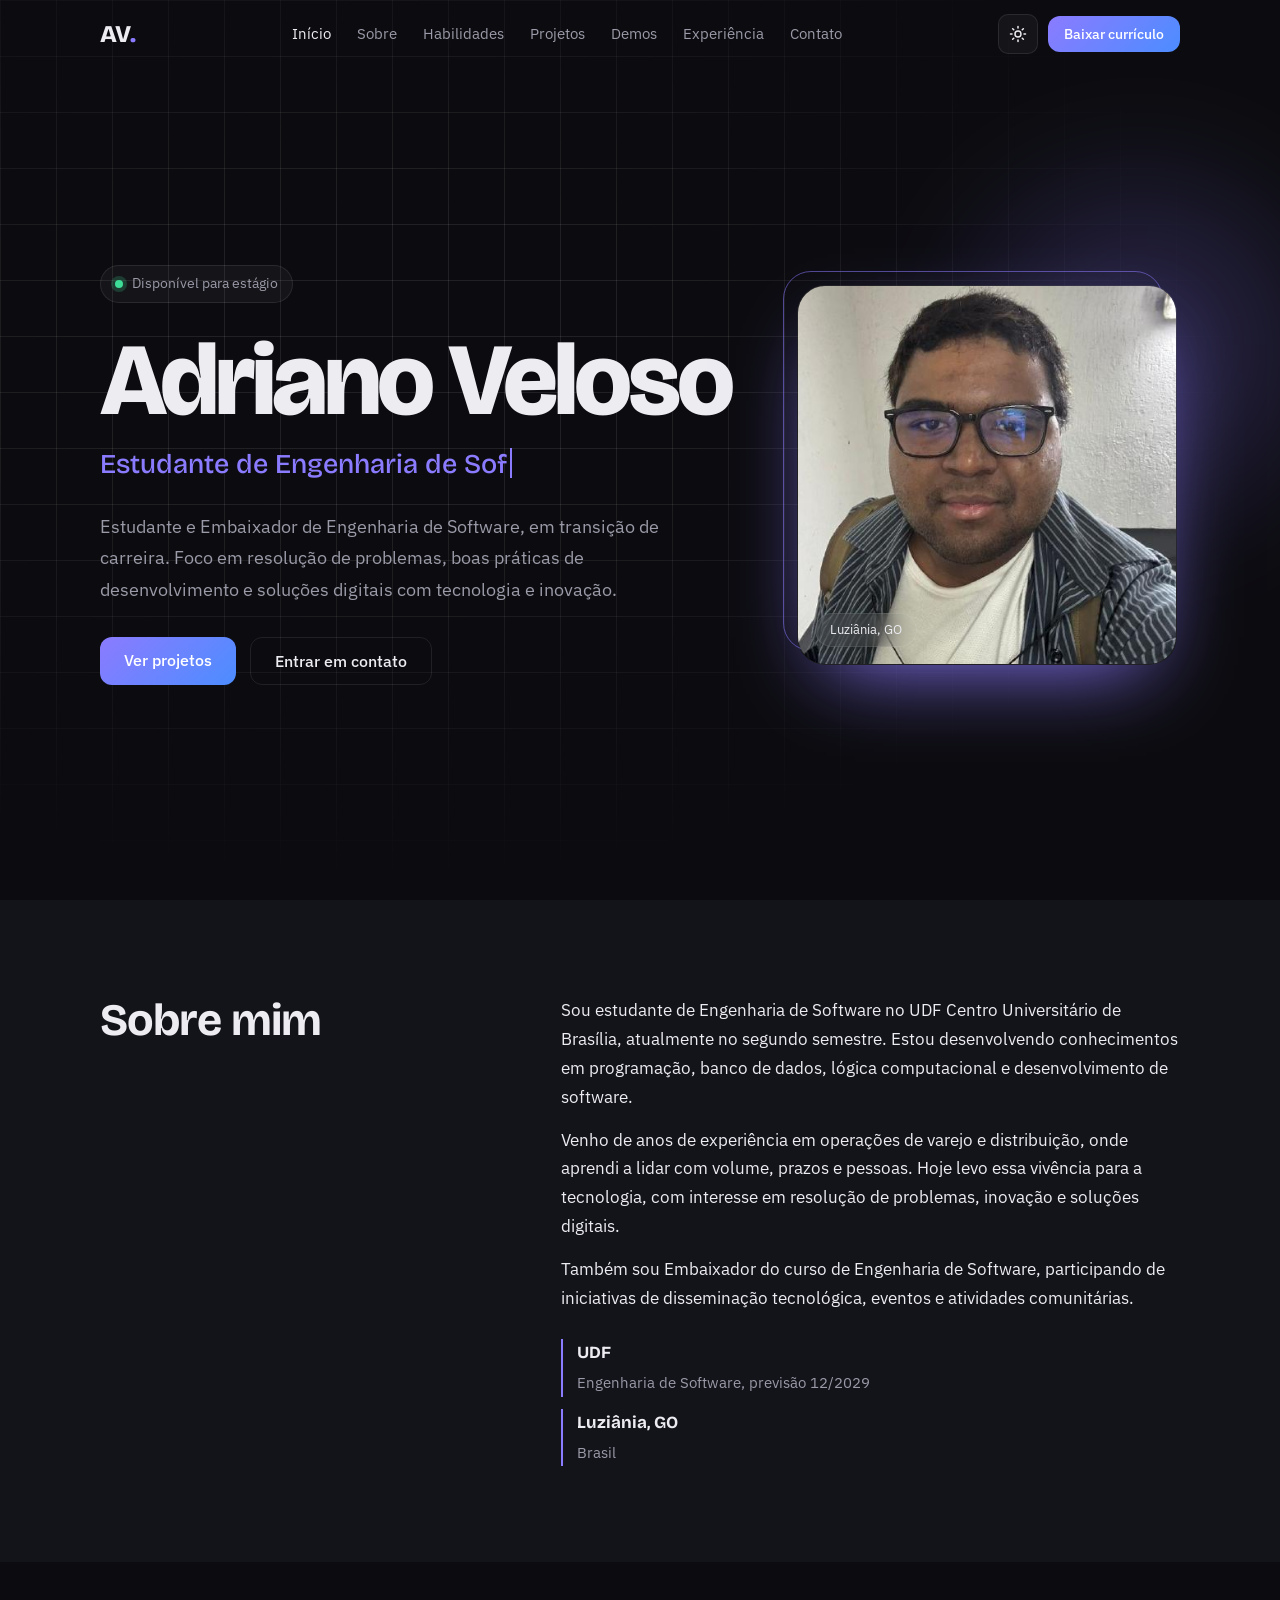
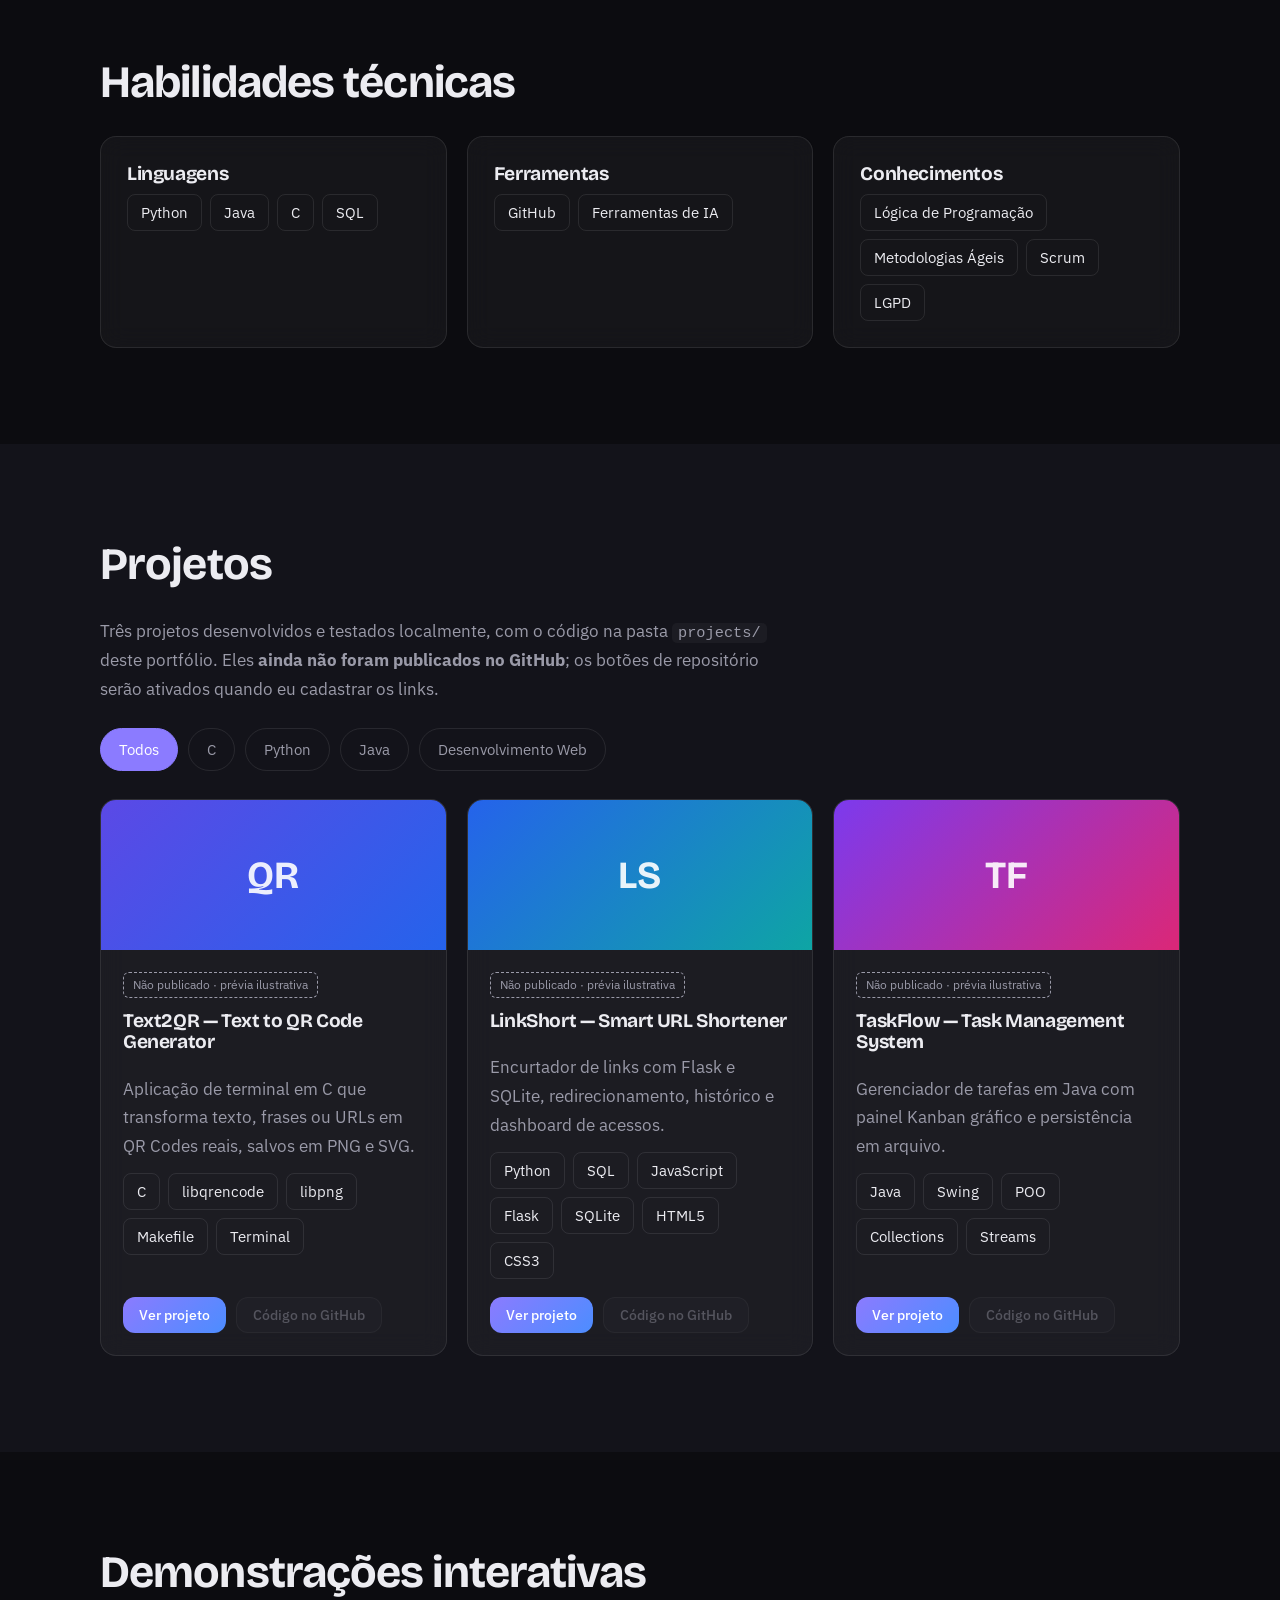
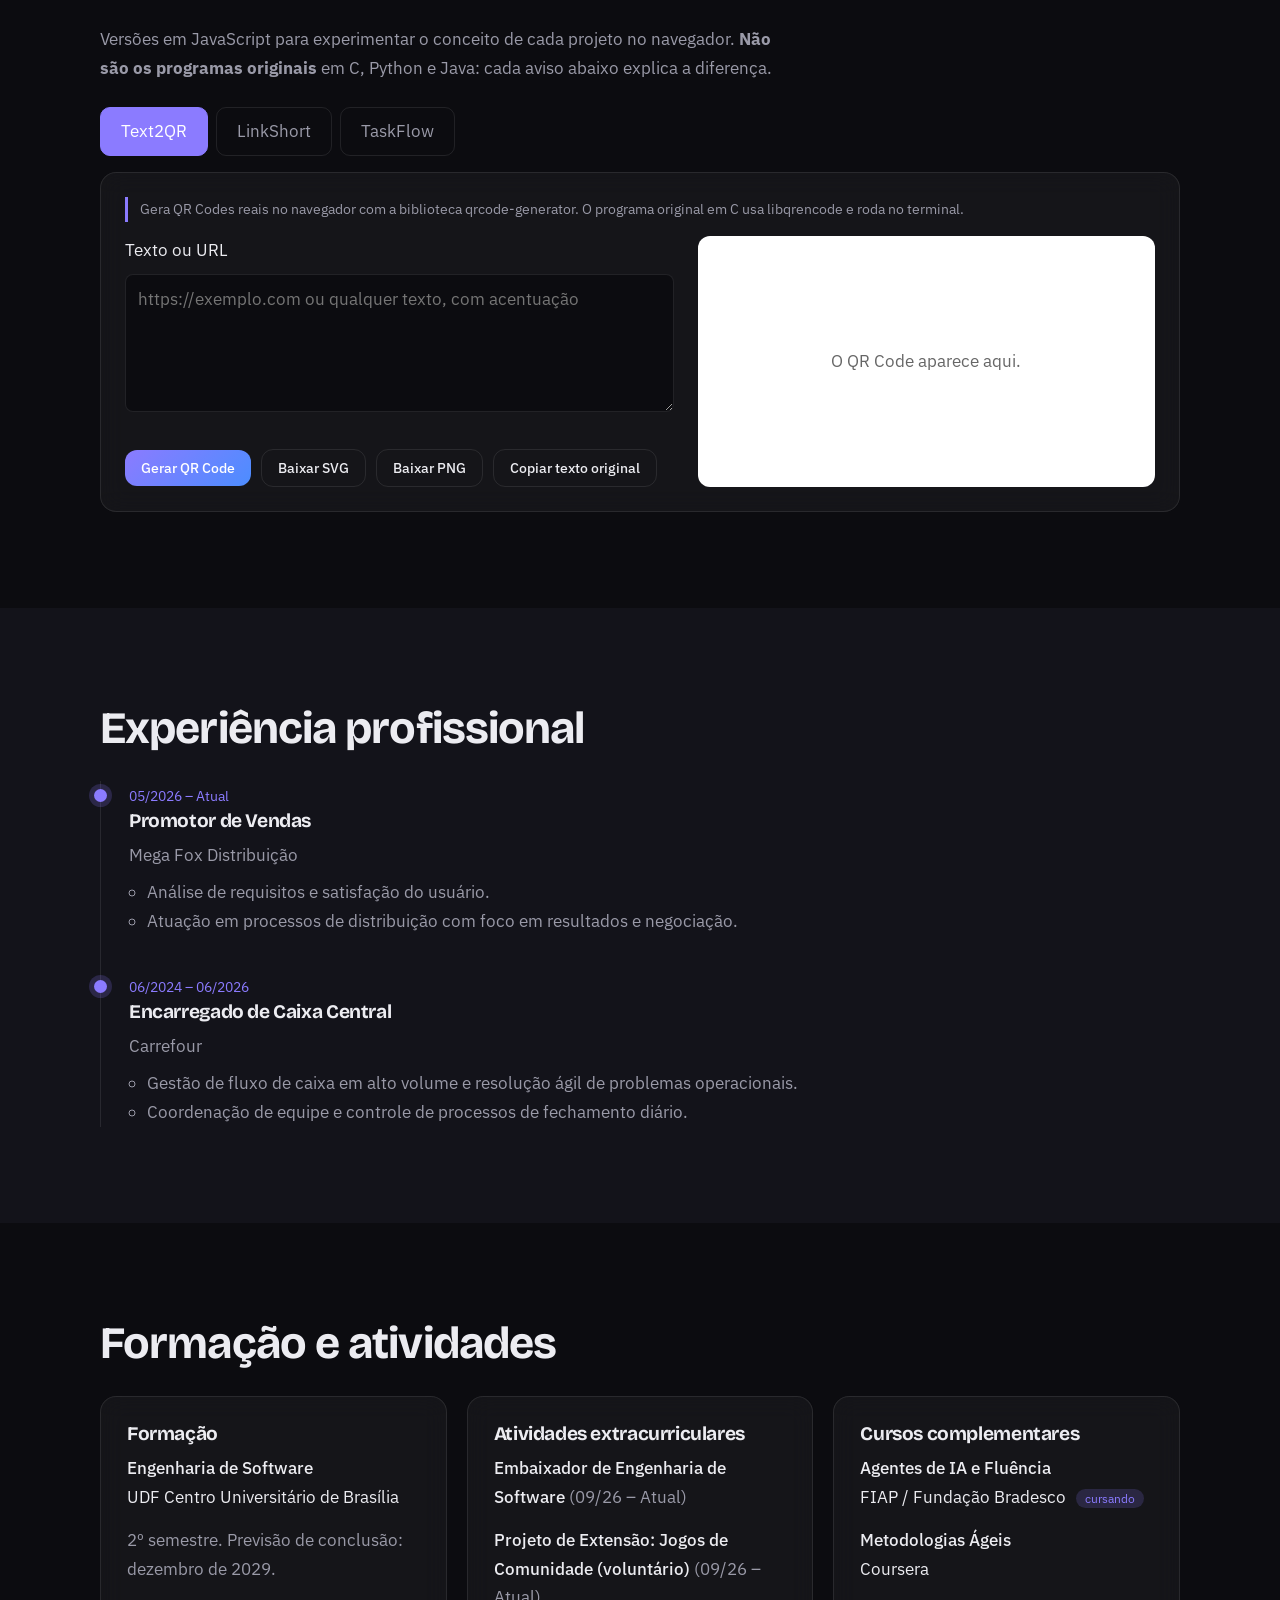
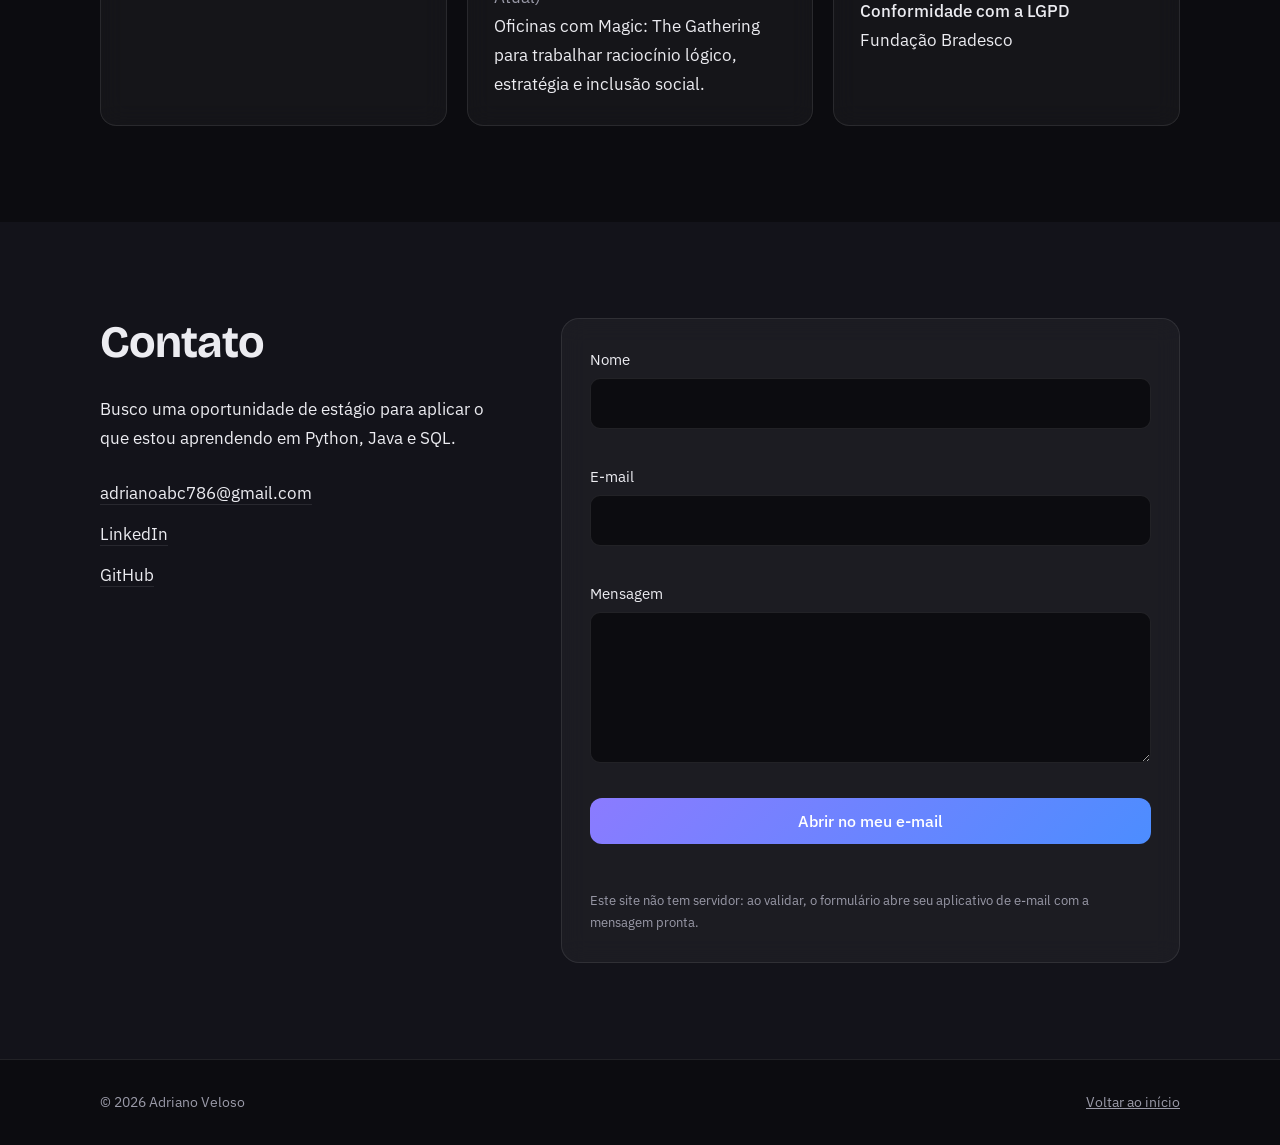
<file: index.html>
<!DOCTYPE html>
<html lang="pt-BR" data-theme="dark">
<head>
<meta charset="UTF-8">
<meta name="viewport" content="width=device-width, initial-scale=1">
<title>Adriano Veloso | Estudante de Engenharia de Software</title>
<meta name="description" content="Portfólio de Adriano Veloso, estudante de Engenharia de Software no UDF Centro Universitário de Brasília. Python, Java, C, SQL, Scrum e LGPD.">
<meta name="author" content="Adriano Veloso">
<meta property="og:title" content="Adriano Veloso | Engenharia de Software">
<meta property="og:description" content="Estudante e Embaixador de Engenharia de Software em busca de estágio.">
<meta name="theme-color" content="#0c0c10">
<link rel="icon" href="data:image/svg+xml,%3Csvg xmlns='http://www.w3.org/2000/svg' viewBox='0 0 32 32'%3E%3Crect width='32' height='32' rx='8' fill='%237c6cff'/%3E%3Ctext x='16' y='22' font-size='16' font-family='sans-serif' font-weight='700' text-anchor='middle' fill='white'%3EAV%3C/text%3E%3C/svg%3E">
<link rel="preconnect" href="https://fonts.googleapis.com">
<link rel="preconnect" href="https://fonts.gstatic.com" crossorigin>
<link href="https://fonts.googleapis.com/css2?family=Bricolage+Grotesque:wght@500;700;800&family=IBM+Plex+Sans:wght@400;500&display=swap" rel="stylesheet">
<link rel="stylesheet" href="css/style.css">
</head>
<body>
<div class="progress" id="progress" aria-hidden="true"></div>
<a class="skip" href="#main">Ir para o conteúdo</a>

<header class="header" id="header">
  <div class="wrap nav">
    <a href="#inicio" class="logo" aria-label="Adriano Veloso, início">AV<span>.</span></a>
    <nav id="menu" class="menu" aria-label="Principal">
      <a href="#inicio">Início</a><a href="#sobre">Sobre</a><a href="#habilidades">Habilidades</a>
      <a href="#projetos">Projetos</a><a href="#demos">Demos</a><a href="#experiencia">Experiência</a><a href="#contato">Contato</a>
    </nav>
    <div class="tools">
      <button class="icon-btn" id="themeBtn" type="button" aria-label="Alternar tema claro/escuro">
        <svg viewBox="0 0 24 24" width="18" height="18" fill="none" stroke="currentColor" stroke-width="2" stroke-linecap="round"><circle cx="12" cy="12" r="4"/><path d="M12 2v2M12 20v2M4.9 4.9l1.4 1.4M17.7 17.7l1.4 1.4M2 12h2M20 12h2M4.9 19.1l1.4-1.4M17.7 6.3l1.4-1.4"/></svg>
      </button>
      <a class="btn btn-sm" id="cvBtn" href="assets/documents/curriculo.pdf" download="Curriculo_Adriano_Veloso.pdf">Baixar currículo</a>
      <button class="icon-btn burger" id="burger" type="button" aria-label="Abrir menu" aria-expanded="false" aria-controls="menu"><span></span><span></span></button>
    </div>
  </div>
</header>

<main id="main">
<section class="hero" id="inicio">
  <div class="grid-bg" aria-hidden="true"></div>
  <div class="orb" aria-hidden="true"></div>
  <div class="wrap hero-in hero-grid">
    <div class="hero-text">
    <p class="chip"><i></i> Disponível para estágio</p>
    <h1>Adriano Veloso</h1>
    <p class="role"><span id="typed" aria-live="off"></span><b class="caret"></b></p>
    <p class="lead">Estudante e Embaixador de Engenharia de Software, em transição de carreira. Foco em resolução de problemas, boas práticas de desenvolvimento e soluções digitais com tecnologia e inovação.</p>
    <div class="cta">
      <a class="btn" href="#projetos">Ver projetos</a>
      <a class="btn ghost" href="#contato">Entrar em contato</a>
    </div>
  </div>
    <figure class="photo">
      <img src="assets/documents/fotografia-adriano.jpg" width="460" height="460" alt="Retrato de Adriano Veloso, de óculos, sorrindo levemente" fetchpriority="high">
      <figcaption class="tag glass">Luziânia, GO</figcaption>
    </figure>
  </div>
  </section>

<section class="sec" id="sobre">
  <div class="wrap two">
    <div class="rv"><h2>Sobre mim</h2></div>
    <div class="rv">
      <p>Sou estudante de Engenharia de Software no UDF Centro Universitário de Brasília, atualmente no segundo semestre. Estou desenvolvendo conhecimentos em programação, banco de dados, lógica computacional e desenvolvimento de software.</p>
      <p>Venho de anos de experiência em operações de varejo e distribuição, onde aprendi a lidar com volume, prazos e pessoas. Hoje levo essa vivência para a tecnologia, com interesse em resolução de problemas, inovação e soluções digitais.</p>
      <p>Também sou Embaixador do curso de Engenharia de Software, participando de iniciativas de disseminação tecnológica, eventos e atividades comunitárias.</p>
      <ul class="facts">
        <li><b>UDF</b><span>Engenharia de Software, previsão 12/2029</span></li>
        <li><b>Luziânia, GO</b><span>Brasil</span></li>
      </ul>
    </div>
  </div>
</section>

<section class="sec" id="habilidades">
  <div class="wrap">
    <h2 class="rv">Habilidades técnicas</h2>
    <div class="cards three">
      <article class="card glass rv"><h3>Linguagens</h3><ul class="tags"><li>Python</li><li>Java</li><li>C</li><li>SQL</li></ul></article>
      <article class="card glass rv"><h3>Ferramentas</h3><ul class="tags"><li>GitHub</li><li>Ferramentas de IA</li></ul></article>
      <article class="card glass rv"><h3>Conhecimentos</h3><ul class="tags"><li>Lógica de Programação</li><li>Metodologias Ágeis</li><li>Scrum</li><li>LGPD</li></ul></article>
    </div>
  </div>
</section>

<section class="sec" id="projetos">
  <div class="wrap">
    <h2 class="rv">Projetos</h2>
    <p class="note rv">Três projetos desenvolvidos e testados localmente, com o código na pasta <code>projects/</code> deste portfólio. Eles <strong>ainda não foram publicados no GitHub</strong>; os botões de repositório serão ativados quando eu cadastrar os links.</p>
    <div class="filters rv" role="group" aria-label="Filtrar projetos">
      <button type="button" class="f active" data-f="todos">Todos</button>
      <button type="button" class="f" data-f="c">C</button>
      <button type="button" class="f" data-f="python">Python</button>
      <button type="button" class="f" data-f="java">Java</button>
      <button type="button" class="f" data-f="web">Desenvolvimento Web</button>
    </div>
    <div class="cards three" id="projectGrid"></div>
  </div>
</section>

<section class="sec" id="demos">
  <div class="wrap">
    <h2 class="rv">Demonstrações interativas</h2>
    <p class="note rv">Versões em JavaScript para experimentar o conceito de cada projeto no navegador. <strong>Não são os programas originais</strong> em C, Python e Java: cada aviso abaixo explica a diferença.</p>
    <div class="tabs" role="tablist" aria-label="Demonstrações">
      <button class="tab active" role="tab" aria-selected="true" data-tab="qr" type="button">Text2QR</button>
      <button class="tab" role="tab" aria-selected="false" data-tab="ls" type="button">LinkShort</button>
      <button class="tab" role="tab" aria-selected="false" data-tab="tf" type="button">TaskFlow</button>
    </div>

    <div class="panel glass" id="tab-qr" role="tabpanel">
      <p class="warn">Gera QR Codes reais no navegador com a biblioteca qrcode-generator. O programa original em C usa libqrencode e roda no terminal.</p>
      <div class="qr-grid">
        <div class="stack">
          <label for="qrText">Texto ou URL</label>
          <textarea id="qrText" rows="4" maxlength="1000" placeholder="https://exemplo.com ou qualquer texto, com acentuação"></textarea>
          <p class="err" id="qrErr" role="alert"></p>
          <div class="row"><button class="btn btn-sm" id="qrGen" type="button">Gerar QR Code</button>
            <button class="btn btn-sm ghost" id="qrSvg" type="button" disabled>Baixar SVG</button>
            <button class="btn btn-sm ghost" id="qrPng" type="button" disabled>Baixar PNG</button>
            <button class="btn btn-sm ghost" id="qrCopy" type="button" disabled>Copiar texto original</button></div>
        </div>
        <div class="qr-out" id="qrOut" aria-live="polite"><span class="mut">O QR Code aparece aqui.</span></div>
      </div>
    </div>

    <div class="panel glass" id="tab-ls" role="tabpanel" hidden>
      <p class="warn">Simulação no navegador, <strong>não é um serviço online</strong>. O backend Flask não está publicado: o link curto abaixo só funciona se o app estiver rodando em <code>localhost:5000</code> com os mesmos dados. Aqui você testa a validação, a geração do código e o histórico (salvo no seu navegador).</p>
      <form class="row" id="lsForm" novalidate>
        <input id="lsUrl" placeholder="URL original" aria-label="URL original" required>
        <input id="lsCode" placeholder="Código (opcional)" maxlength="32" aria-label="Código personalizado">
        <button class="btn btn-sm" type="submit">Gerar link curto</button>
      </form>
      <p class="err" id="lsErr" role="alert"></p>
      <ul class="list" id="lsList"></ul>
    </div>

    <div class="panel glass" id="tab-tf" role="tabpanel" hidden>
      <p class="warn">Os dados ficam no <code>localStorage</code> do seu navegador. A aplicação Java original grava em arquivo (<code>data/tasks.tsv</code>), de forma independente.</p>
      <form class="row" id="tfForm" novalidate>
        <input id="tfTitle" placeholder="Título da tarefa" maxlength="120" aria-label="Título" required>
        <input id="tfCat" placeholder="Categoria" maxlength="30" aria-label="Categoria">
        <select id="tfPri" aria-label="Prioridade"><option value="LOW">Baixa</option><option value="MEDIUM" selected>Média</option><option value="HIGH">Alta</option></select>
        <button class="btn btn-sm" type="submit">Adicionar</button>
      </form>
      <p class="err" id="tfErr" role="alert"></p>
      <div class="row"><input id="tfSearch" type="search" placeholder="Buscar por título" aria-label="Buscar">
        <select id="tfFilter" aria-label="Filtrar prioridade"><option value="">Todas as prioridades</option><option value="LOW">Baixa</option><option value="MEDIUM">Média</option><option value="HIGH">Alta</option></select>
        <span class="mut" id="tfStat"></span></div>
      <div class="kanban" id="tfBoard"></div>
    </div>
  </div>
</section>

<dialog id="projModal" aria-labelledby="pmTitle"><div class="pm"><button class="icon-btn pm-x" id="pmClose" type="button" aria-label="Fechar">✕</button><div id="pmBody"></div></div></dialog>

<section class="sec" id="experiencia">
  <div class="wrap">
    <h2 class="rv">Experiência profissional</h2>
    <ol class="timeline">
      <li class="rv"><time>05/2026 – Atual</time><h3>Promotor de Vendas</h3><p class="org">Mega Fox Distribuição</p>
        <ul><li>Análise de requisitos e satisfação do usuário.</li><li>Atuação em processos de distribuição com foco em resultados e negociação.</li></ul></li>
      <li class="rv"><time>06/2024 – 06/2026</time><h3>Encarregado de Caixa Central</h3><p class="org">Carrefour</p>
        <ul><li>Gestão de fluxo de caixa em alto volume e resolução ágil de problemas operacionais.</li><li>Coordenação de equipe e controle de processos de fechamento diário.</li></ul></li>
    </ol>
  </div>
</section>

<section class="sec" id="formacao">
  <div class="wrap">
    <h2 class="rv">Formação e atividades</h2>
    <div class="cards three">
      <article class="card glass rv"><h3>Formação</h3><p><strong>Engenharia de Software</strong><br>UDF Centro Universitário de Brasília</p><p class="mut">2º semestre. Previsão de conclusão: dezembro de 2029.</p></article>
      <article class="card glass rv"><h3>Atividades extracurriculares</h3>
        <p><strong>Embaixador de Engenharia de Software</strong> <span class="mut">(09/26 – Atual)</span></p>
        <p><strong>Projeto de Extensão: Jogos de Comunidade (voluntário)</strong> <span class="mut">(09/26 – Atual)</span><br>Oficinas com Magic: The Gathering para trabalhar raciocínio lógico, estratégia e inclusão social.</p></article>
      <article class="card glass rv"><h3>Cursos complementares</h3>
        <p><strong>Agentes de IA e Fluência</strong><br>FIAP / Fundação Bradesco <span class="badge">cursando</span></p>
        <p><strong>Metodologias Ágeis</strong><br>Coursera</p>
        <p><strong>Conformidade com a LGPD</strong><br>Fundação Bradesco</p></article>
    </div>
  </div>
</section>

<section class="sec" id="contato">
  <div class="wrap two">
    <div class="rv">
      <h2>Contato</h2>
      <p>Busco uma oportunidade de estágio para aplicar o que estou aprendendo em Python, Java e SQL.</p>
      <ul class="links">
        <li><a href="mailto:adrianoabc786@gmail.com">adrianoabc786@gmail.com</a></li>
        <li><a href="https://www.linkedin.com/in/adriano-veloso-46aa7324b" target="_blank" rel="noopener noreferrer">LinkedIn</a></li>
        <li><a href="https://github.com/adrianoabc786-prog" target="_blank" rel="noopener noreferrer">GitHub</a></li>
      </ul>
    </div>
    <form class="glass form rv" id="form" novalidate>
      <label>Nome<input name="nome" type="text" autocomplete="name" required minlength="3"><small></small></label>
      <label>E-mail<input name="email" type="email" autocomplete="email" required><small></small></label>
      <label>Mensagem<textarea name="msg" rows="5" required minlength="10"></textarea><small></small></label>
      <button class="btn" type="submit">Abrir no meu e-mail</button>
      <p class="status" id="status" role="status"></p>
      <p class="mut tiny">Este site não tem servidor: ao validar, o formulário abre seu aplicativo de e-mail com a mensagem pronta.</p>
    </form>
  </div>
</section>
</main>

<footer class="foot"><div class="wrap"><span>© <span id="year"></span> Adriano Veloso</span><a href="#inicio">Voltar ao início</a></div></footer>
<button class="top" id="topBtn" type="button" aria-label="Voltar ao topo"><svg viewBox="0 0 24 24" width="20" height="20" fill="none" stroke="currentColor" stroke-width="2.4" stroke-linecap="round"><path d="M12 19V5M5 12l7-7 7 7"/></svg></button>
<script src="js/vendor/qrcode.js"></script>
<script src="js/script.js"></script>
<script src="js/demos.js"></script>
</body>
</html>
</file>
<file: css/style.css>
/* ===== Tokens ===== */
:root{--bg:#0c0c10;--bg2:#13131a;--tx:#ececf1;--mut:#9a9aa8;--ac:#8b7bff;--ac2:#4c8dff;--bd:rgba(255,255,255,.09);--gl:rgba(255,255,255,.04);--hd:rgba(12,12,16,.72);--h:'Bricolage Grotesque',system-ui,sans-serif;--b:'IBM Plex Sans',system-ui,sans-serif}
[data-theme=light]{--bg:#f6f6f9;--bg2:#ececf2;--tx:#14141c;--mut:#5e5e6e;--ac:#5b49e6;--ac2:#2563eb;--bd:rgba(0,0,0,.1);--gl:rgba(255,255,255,.7);--hd:rgba(246,246,249,.8)}
*{box-sizing:border-box;margin:0}
html{scroll-behavior:smooth;scroll-padding-top:76px}
body{background:var(--bg);color:var(--tx);font:400 1.0625rem/1.7 var(--b);overflow-x:hidden;transition:background .3s,color .3s}
a{color:inherit}
:focus-visible{outline:2px solid var(--ac);outline-offset:3px}
.skip{position:absolute;left:-999px;top:8px;background:var(--ac);color:#fff;padding:8px 14px;border-radius:8px;z-index:99}.skip:focus{left:8px}
.wrap{width:min(1080px,100% - 40px);margin-inline:auto}
h1,h2,h3{font-family:var(--h);line-height:1.1;letter-spacing:-.02em}
h2{font-size:clamp(1.9rem,4vw,2.8rem);font-weight:700;margin-bottom:28px}
h3{font-size:1.2rem;font-weight:700;margin-bottom:10px}
p+p{margin-top:14px}.mut{color:var(--mut)}.tiny{font-size:.82rem}
code{font-size:.9em;background:var(--gl);padding:1px 6px;border-radius:5px}
.progress{position:fixed;top:0;left:0;height:3px;width:0;background:linear-gradient(90deg,var(--ac),var(--ac2));z-index:60}
/* ===== Header ===== */
.header{position:fixed;inset:0 0 auto;z-index:50;transition:background .3s,backdrop-filter .3s,border-color .3s;border-bottom:1px solid transparent}
.header.scrolled{background:var(--hd);backdrop-filter:blur(14px);-webkit-backdrop-filter:blur(14px);border-color:var(--bd)}
.nav{display:flex;align-items:center;justify-content:space-between;height:68px;gap:16px}
.logo{font:800 1.5rem var(--h);text-decoration:none}.logo span{color:var(--ac)}
.menu{display:flex;gap:26px}.menu a{text-decoration:none;color:var(--mut);font-size:.95rem;transition:color .2s}.menu a:hover,.menu a.on{color:var(--tx)}
.tools{display:flex;gap:10px;align-items:center}
.icon-btn{width:40px;height:40px;border-radius:10px;border:1px solid var(--bd);background:var(--gl);color:var(--tx);cursor:pointer;display:grid;place-items:center}
.burger{display:none;gap:5px;align-content:center}.burger span{display:block;width:18px;height:2px;background:currentColor;transition:transform .25s}
.burger[aria-expanded=true] span:first-child{transform:translateY(3.5px) rotate(45deg)}.burger[aria-expanded=true] span:last-child{transform:translateY(-3.5px) rotate(-45deg)}
/* ===== Buttons ===== */
.btn{display:inline-block;padding:13px 24px;border-radius:12px;background:linear-gradient(135deg,var(--ac),var(--ac2));color:#fff;text-decoration:none;font:500 1rem var(--b);border:0;cursor:pointer;transition:transform .2s,box-shadow .2s}
.btn:hover{transform:translateY(-2px);box-shadow:0 10px 28px -8px var(--ac)}
.btn-sm{padding:9px 16px;font-size:.88rem}
.btn.ghost{background:transparent;border:1px solid var(--bd);color:var(--tx)}.btn.ghost:hover{border-color:var(--ac);box-shadow:none}
.btn.wa{margin-top:8px}
/* ===== Hero ===== */
.hero{position:relative;min-height:100svh;display:flex;align-items:center;padding:110px 0 60px;overflow:hidden}
.grid-bg{position:absolute;inset:0;background-image:linear-gradient(var(--bd) 1px,transparent 1px),linear-gradient(90deg,var(--bd) 1px,transparent 1px);background-size:56px 56px;mask-image:radial-gradient(ellipse at 30% 40%,#000 20%,transparent 70%);-webkit-mask-image:radial-gradient(ellipse at 30% 40%,#000 20%,transparent 70%)}
.orb{position:absolute;width:520px;height:520px;right:-120px;top:10%;border-radius:50%;background:radial-gradient(circle,var(--ac) 0%,transparent 65%);opacity:.28;filter:blur(40px);animation:float 9s ease-in-out infinite}
@keyframes float{50%{transform:translate(-30px,30px)}}
.hero-in{position:relative}
.hero-in>*{animation:rise .8s cubic-bezier(.2,.7,.2,1) both}
.hero-in>:nth-child(2){animation-delay:.1s}.hero-in>:nth-child(3){animation-delay:.2s}.hero-in>:nth-child(4){animation-delay:.3s}.hero-in>:nth-child(5){animation-delay:.4s}.hero-in>:nth-child(6){animation-delay:.55s}
@keyframes rise{from{opacity:0;transform:translateY(24px)}}
.chip{display:inline-flex;align-items:center;gap:9px;padding:6px 14px;border:1px solid var(--bd);border-radius:99px;background:var(--gl);font-size:.88rem;color:var(--mut);margin-bottom:22px}
.chip i{width:8px;height:8px;border-radius:50%;background:#3ddc97;box-shadow:0 0 0 4px rgba(61,220,151,.2)}
h1{font-size:clamp(3rem,10vw,6.4rem);font-weight:800;letter-spacing:-.04em}
.role{font:500 clamp(1.2rem,3vw,1.7rem) var(--h);color:var(--ac);margin:10px 0 20px;min-height:1.6em}
.caret{display:inline-block;width:2px;height:1.1em;background:var(--ac);margin-left:3px;vertical-align:-.15em;animation:blink 1s steps(1) infinite}
@keyframes blink{50%{opacity:0}}
.lead{max-width:56ch;color:var(--mut);font-size:1.15rem}
.cta{display:flex;flex-wrap:wrap;gap:14px;margin-top:32px}
.code{position:absolute;right:0;bottom:-10px;padding:18px 22px;border-radius:14px;font:.85rem/1.7 ui-monospace,Menlo,Consolas,monospace;color:var(--mut)}
.code em{color:var(--ac);font-style:normal}.code u{text-decoration:none;color:var(--ac2)}
/* ===== Glass / cards ===== */
.glass{background:var(--gl);border:1px solid var(--bd);backdrop-filter:blur(12px);-webkit-backdrop-filter:blur(12px)}
.sec{padding:96px 0}.sec:nth-of-type(even){background:var(--bg2)}
.two{display:grid;grid-template-columns:1fr 1.5fr;gap:48px;align-items:start}
.cards{display:grid;gap:20px}.three{grid-template-columns:repeat(auto-fit,minmax(270px,1fr))}
.card{border-radius:16px;padding:26px;transition:transform .25s,border-color .25s}
.card:hover{transform:translateY(-5px);border-color:var(--ac)}
.tags{list-style:none;padding:0;display:flex;flex-wrap:wrap;gap:8px}
.tags li{padding:5px 13px;border:1px solid var(--bd);border-radius:8px;font-size:.92rem}
.facts{list-style:none;padding:0;margin-top:26px;display:grid;gap:12px}
.facts li{border-left:2px solid var(--ac);padding-left:14px}.facts b{display:block;font-family:var(--h)}.facts span{color:var(--mut);font-size:.92rem}
.badge{font-size:.75rem;padding:2px 9px;border-radius:99px;background:rgba(139,123,255,.18);color:var(--ac);margin-left:6px}
.card p strong{font-weight:500}
/* ===== Projetos ===== */
.note{color:var(--mut);max-width:70ch;margin-bottom:24px}
.filters{display:flex;flex-wrap:wrap;gap:10px;margin-bottom:28px}
.f{padding:8px 18px;border-radius:99px;border:1px solid var(--bd);background:transparent;color:var(--mut);font:inherit;font-size:.92rem;cursor:pointer;transition:all .2s}
.f:hover{color:var(--tx)}.f.active{background:var(--ac);border-color:var(--ac);color:#fff}
.proj{padding:0;overflow:hidden;display:flex;flex-direction:column;animation:rise .45s both}
.proj .pv{height:150px;display:grid;place-items:center;font:700 2.4rem var(--h);color:rgba(255,255,255,.9);background:linear-gradient(135deg,var(--a),var(--c))}
.proj .pb{padding:22px;display:flex;flex-direction:column;gap:12px;flex:1}
.proj .demo{align-self:flex-start;font-size:.75rem;border:1px dashed var(--mut);color:var(--mut);padding:2px 9px;border-radius:6px}
.proj .acts{display:flex;gap:10px;margin-top:auto;padding-top:6px;flex-wrap:wrap}
.proj .btn{padding:8px 16px;font-size:.88rem}
.btn.off{opacity:.45;pointer-events:none;background:var(--gl);color:var(--mut)}
/* ===== Timeline ===== */
.timeline{list-style:none;padding:0 0 0 28px;border-left:1px solid var(--bd);display:grid;gap:36px;max-width:760px}
.timeline>li{position:relative}
.timeline>li::before{content:"";position:absolute;left:-35px;top:8px;width:13px;height:13px;border-radius:50%;background:var(--ac);box-shadow:0 0 0 5px rgba(139,123,255,.2)}
.timeline time{font-size:.88rem;color:var(--ac)}.timeline .org{color:var(--mut);margin:0 0 8px}
.timeline ul{padding-left:18px;color:var(--mut)}
/* ===== Contato ===== */
.links{list-style:none;padding:0;margin:20px 0}.links li{padding:6px 0}.links a{text-decoration:none;border-bottom:1px solid var(--bd);transition:border-color .2s}.links a:hover{border-color:var(--ac)}
.form{padding:28px;border-radius:18px;display:grid;gap:16px}
.form label{display:grid;gap:6px;font-size:.92rem}
.form input,.form textarea{width:100%;padding:12px 14px;border-radius:10px;border:1px solid var(--bd);background:var(--bg);color:var(--tx);font:inherit;resize:vertical;transition:border-color .2s}
.form input:focus,.form textarea:focus{outline:0;border-color:var(--ac)}
.form .bad{border-color:#ff5c6c}.form .ok{border-color:#3ddc97}
.form small{color:#ff5c6c;min-height:1em;font-size:.8rem}
.status{font-size:.92rem;margin:0!important}.status.ok{color:#3ddc97}.status.err{color:#ff5c6c}
.foot{padding:30px 0;border-top:1px solid var(--bd);color:var(--mut);font-size:.9rem}.foot .wrap{display:flex;justify-content:space-between;gap:12px;flex-wrap:wrap}
.top{position:fixed;right:20px;bottom:20px;width:46px;height:46px;border-radius:50%;border:1px solid var(--bd);background:var(--hd);backdrop-filter:blur(10px);color:var(--tx);cursor:pointer;display:grid;place-items:center;opacity:0;pointer-events:none;transform:translateY(10px);transition:.25s;z-index:40}
.top.show{opacity:1;pointer-events:auto;transform:none}
/* ===== Reveal ===== */
.js .rv{opacity:0;transform:translateY(22px);transition:opacity .7s,transform .7s}.js .rv.in{opacity:1;transform:none}
/* ===== Responsivo ===== */
@media(max-width:900px){.two{grid-template-columns:1fr;gap:28px}.code{position:static;margin-top:36px;display:inline-block;max-width:100%;overflow-x:auto}}
@media(max-width:820px){
.burger{display:grid}.tools .btn-sm{display:none}
.menu{position:fixed;inset:68px 0 auto;flex-direction:column;gap:0;background:var(--bg);border-bottom:1px solid var(--bd);padding:8px 20px 18px;transform:translateY(-12px);opacity:0;pointer-events:none;transition:.25s}
.menu.open{transform:none;opacity:1;pointer-events:auto}.menu a{padding:13px 0;border-bottom:1px solid var(--bd)}}
@media(max-width:520px){.sec{padding:70px 0}.cta .btn{width:100%;text-align:center}}
@media(prefers-reduced-motion:reduce){*,*::before,*::after{animation:none!important;transition:none!important;scroll-behavior:auto!important}.js .rv{opacity:1;transform:none}}

/* ===== Hero com foto ===== */
.hero-grid{display:grid;grid-template-columns:1.25fr .75fr;gap:48px;align-items:center}
.hero-text>*{animation:rise .8s cubic-bezier(.2,.7,.2,1) both}
.hero-text>:nth-child(2){animation-delay:.1s}.hero-text>:nth-child(3){animation-delay:.2s}.hero-text>:nth-child(4){animation-delay:.3s}.hero-text>:nth-child(5){animation-delay:.4s}
.photo{position:relative;justify-self:center;width:min(100%,380px);animation:rise .9s .25s both}
.photo::before{content:"";position:absolute;inset:-14px 14px 14px -14px;border:1px solid var(--ac);border-radius:28px;opacity:.55}
.photo::after{content:"";position:absolute;inset:0;border-radius:28px;box-shadow:0 30px 80px -30px var(--ac);pointer-events:none}
.photo img{position:relative;display:block;width:100%;height:auto;aspect-ratio:1;object-fit:cover;object-position:50% 25%;border-radius:28px;border:1px solid var(--bd)}
.tag{position:absolute;left:18px;bottom:18px;padding:5px 14px;border-radius:99px;font-size:.82rem;color:var(--tx)}
@media(max-width:900px){.hero-grid{grid-template-columns:1fr;gap:36px}.photo{order:-1;width:min(70%,260px);justify-self:start}}
/* ===== Modal, demos ===== */
.demo-flag{font-size:.8rem;color:var(--mut);border:1px dashed var(--mut);display:inline-block;padding:2px 10px;border-radius:6px;margin-bottom:12px}
#projModal{border:1px solid var(--bd);border-radius:18px;background:var(--bg);color:var(--tx);width:min(720px,calc(100% - 24px));max-height:88vh;padding:0}
#projModal::backdrop{background:rgba(0,0,0,.6);backdrop-filter:blur(4px)}
.pm{padding:28px;position:relative}.pm-x{position:absolute;right:16px;top:16px}
.pm-sec{margin:18px 0}.pm-sec h4{font:700 .95rem var(--h);color:var(--ac);margin-bottom:6px;text-transform:uppercase;letter-spacing:.04em}
.pm-sec ul,.pm-sec ol{padding-left:20px;color:var(--mut)}.pm-sec li{margin:3px 0}.pm .acts{display:flex;gap:10px;flex-wrap:wrap;margin-top:10px}
.tabs{display:flex;gap:8px;margin:0 0 16px;flex-wrap:wrap}
.tab{padding:9px 20px;border-radius:10px;border:1px solid var(--bd);background:transparent;color:var(--mut);font:inherit;cursor:pointer}.tab.active{background:var(--ac);border-color:var(--ac);color:#fff}
.panel{border-radius:16px;padding:24px;display:grid;gap:14px}.panel[hidden]{display:none}
.warn{font-size:.9rem;color:var(--mut);border-left:3px solid var(--ac);padding-left:12px}
.row{display:flex;gap:10px;flex-wrap:wrap;align-items:center}.row input,.row select{flex:1;min-width:140px}
.panel input,.panel textarea,.panel select{padding:10px 12px;border-radius:8px;border:1px solid var(--bd);background:var(--bg);color:var(--tx);font:inherit;width:100%}
.stack{display:grid;gap:10px}.err{color:#ff5c6c;font-size:.88rem;min-height:1.2em;margin:0!important}
.qr-grid{display:grid;grid-template-columns:1.2fr 1fr;gap:24px}.qr-out{display:grid;place-items:center;min-height:240px;background:#fff;border-radius:12px;padding:12px}.qr-out .mut{color:#666}.qr-out svg{width:100%;max-width:260px;height:auto}
.list{list-style:none;padding:0;display:grid;gap:10px}.list li{border:1px solid var(--bd);border-radius:10px;padding:12px;display:flex;gap:10px;justify-content:space-between;flex-wrap:wrap;word-break:break-all}
.kanban{display:grid;grid-template-columns:repeat(3,1fr);gap:12px}.kcol{border:1px solid var(--bd);border-radius:12px;padding:10px;min-height:120px}
.kcol h4{font:700 .95rem var(--h);margin-bottom:8px}.kcard{border:1px solid var(--bd);border-left-width:4px;border-radius:8px;padding:8px 10px;margin-bottom:8px;background:var(--bg)}
.kcard.HIGH{border-left-color:#ff5c6c}.kcard.MEDIUM{border-left-color:#f5b73d}.kcard.LOW{border-left-color:#3ddc97}
.kcard small{color:var(--mut)}.kcard .kb{display:flex;gap:4px;margin-top:6px;flex-wrap:wrap}.mini{padding:3px 9px;font-size:.78rem;border-radius:6px;border:1px solid var(--bd);background:transparent;color:var(--tx);cursor:pointer}.mini:hover{border-color:var(--ac)}
@media(max-width:820px){.qr-grid,.kanban{grid-template-columns:1fr}}
</file>
